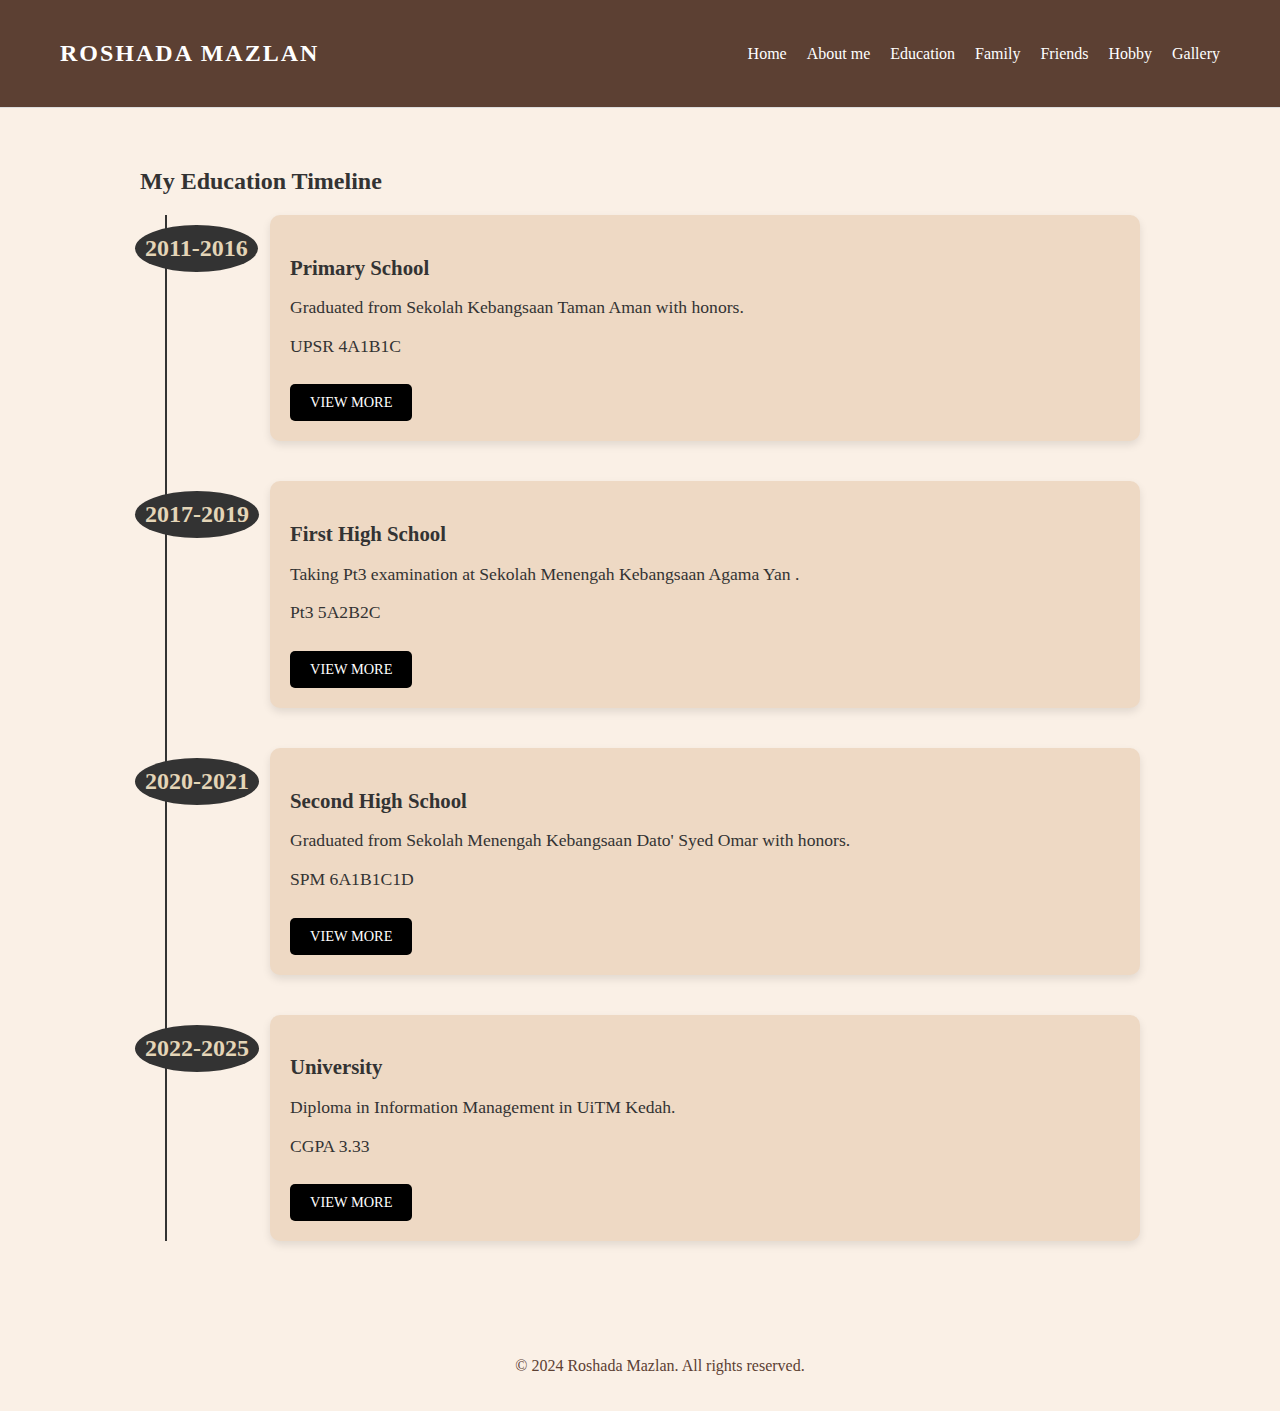
<file: education.html>
<!DOCTYPE html>
<html lang="en">
<head>
    <meta charset="UTF-8">
    <meta name="viewport" content="width=device-width, initial-scale=1.0">
    <title>Education</title>
<link rel="stylesheet" href="education.css">
   
    </style>
</head>
<body>
    <header>
        <div class="logo">Roshada Mazlan</div>
        <nav>
            <ul>
                <li><a href="index.html">Home</a></li>
                <li><a href="aboutme.html">About me</a></li>
                <li><a href="#education">Education</a></li>
                <li><a href="family.html">Family</a></li>
                <li><a href="friends.html">Friends</a></li>
                <li><a href="hobby.html">Hobby</a></li>
                <li><a href="gallery.html">Gallery</a></li>
            </ul>
        </nav>
    </header>

    <section class="timeline-container">
        <h2>My Education Timeline</h2>
        <div class="timeline">
            <!-- First milestone: Primary School Graduation -->
            <div class="timeline-item">
                <div class="year">2011-2016</div>
                <div class="event">
                    <h3>Primary School </h3>
                    <p>Graduated from Sekolah Kebangsaan Taman Aman with honors.</p>
                    <p>UPSR 4A1B1C </P>
                    <a href="https://www.facebook.com/p/Sekolah-Kebangsaan-Taman-AmanAnak-BukitAlor
-Setar-Kedah-100063506353138/?locale=ms_MY" class="btn" target="_blank">View More</a>

                </div>
            </div>

            <!-- Second milestone: High School Graduation -->
            <div class="timeline-item">
                <div class="year">2017-2019</div>
                <div class="event">
                    <h3>First High School</h3>
                    <p>Taking Pt3 examination at Sekolah Menengah Kebangsaan Agama Yan .</p>
                    <p>Pt3 5A2B2C</p>
                   <a href="https://www.facebook.com/smkagamayan/?locale=ms_MY" class="btn" target="_blank">View More</a>
                </div>
            </div>

            <!-- Third milestone: University Graduation -->
            <div class="timeline-item">
                <div class="year">2020-2021</div>
                <div class="event">
                    <h3>Second High School</h3>
                    <p>Graduated from Sekolah Menengah Kebangsaan Dato' Syed Omar with honors.</p>
                    <p>SPM 6A1B1C1D</p>
                    <a href="https://www.facebook.com/smkdso.edu.my/" class="btn" target="_blank">View More</a>
                </div>
            </div>

            <!-- Fourth milestone: Master’s Degree Application -->
            <div class="timeline-item">
                <div class="year">2022-2025</div>
                <div class="event">
                    <h3>University</h3>
                    <p>Diploma in Information Management in UiTM Kedah.</p>
                    <p>CGPA 3.33</p> 
                    <a href="https://kedah.uitm.edu.my/" class="btn" target="_blank">View More</a>
                </div>
            </div>

           
        </div>
    </section>
<footer>
        <p>&copy; 2024 Roshada Mazlan. All rights reserved.</p>
    </footer>
</body>
</html>
</file>
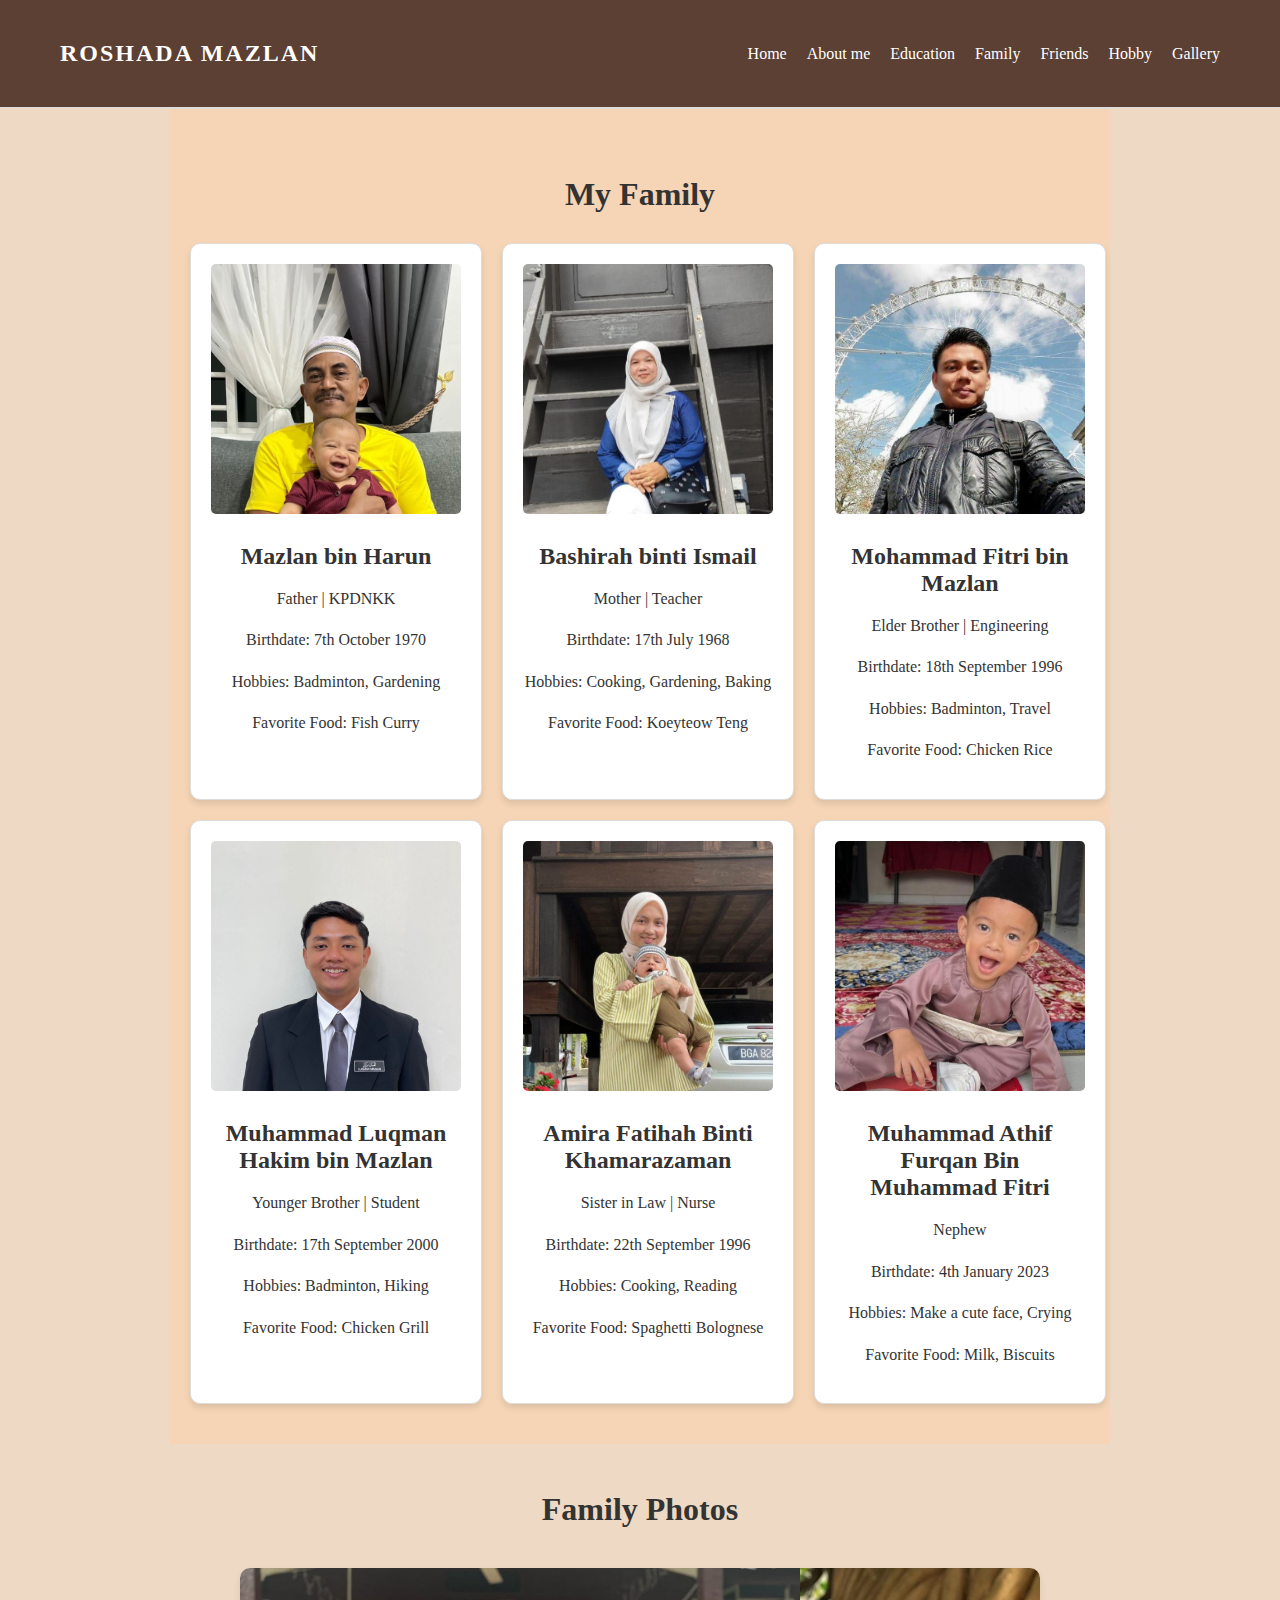
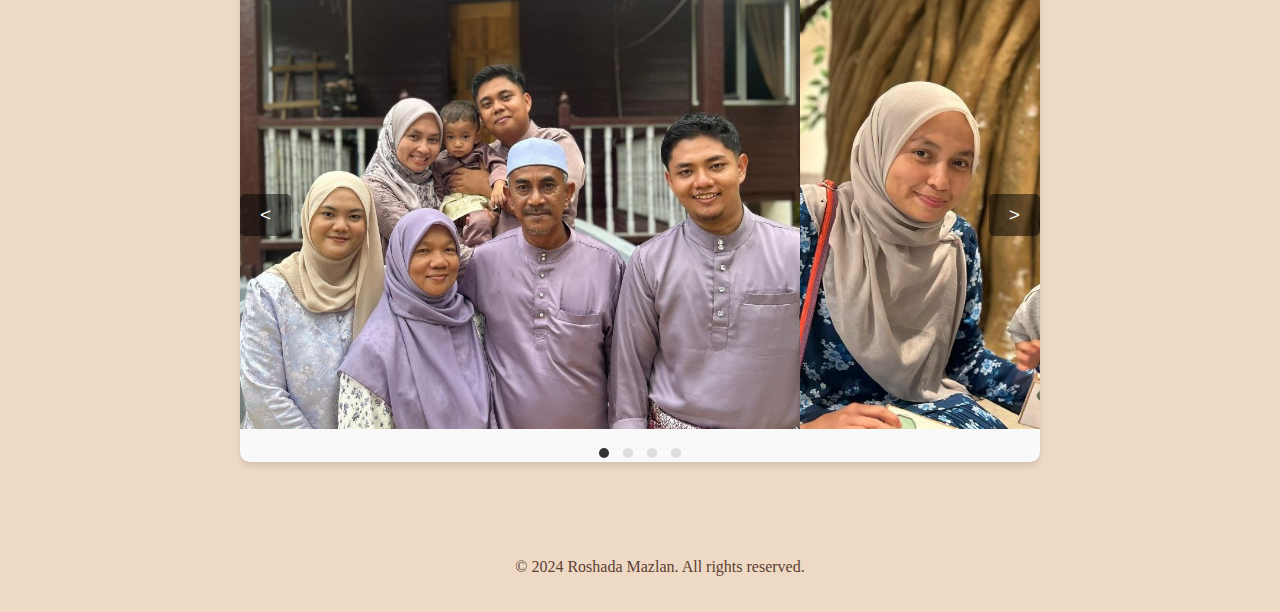
<file: family.html>
<!DOCTYPE html>
<html lang="en">
<head>
    <meta charset="UTF-8">
    <meta name="viewport" content="width=device-width, initial-scale=1.0">
    <title>Family</title>
    <link rel="stylesheet" href="family.css">
   
    </style>
</head>
<body>
    <header>
        <div class="logo">Roshada Mazlan</div>
        <nav>
            <ul>
                <li><a href="index.html">Home</a></li>
                <li><a href="aboutme.html">About me</a></li>
                <li><a href="education.html">Education</a></li>
                <li><a href="#family">Family</a></li>
                <li><a href="friends.html">Friends</a></li>
                <li><a href="hobby.html">Hobby</a></li>
                <li><a href="gallery.html">Gallery</a></li>
            </ul>
        </nav>
    </header>

    <section id="family" class="container">
        <h2>My Family</h2>
        <div class="family-grid">
              <!-- Father Card -->
            <div class="family-card">
                <img src="image/abah.jpg" alt="Abah">
                <h3>Mazlan bin Harun</h3>
                <p>Father | KPDNKK </p>
                <p>Birthdate: 7th October 1970 </p>
                <p>Hobbies: Badminton, Gardening</p>
                <p>Favorite Food: Fish Curry</p>
            </div>

            <!-- Mother Card -->
            <div class="family-card">
                <img src="image/mama.jpg" alt="Mother">
                <h3>Bashirah binti Ismail</h3>
                <p>Mother | Teacher</p>
                <p>Birthdate: 17th July 1968 </p>
                <p>Hobbies: Cooking, Gardening, Baking</p>
                <p>Favorite Food: Koeyteow Teng</p>
            </div>
           
            <!-- Elder Brother Card -->
            <div class="family-card">
                <img src="image/chaq.jpg" alt="Elder Brother">
                <h3>Mohammad Fitri bin Mazlan</h3>
                <p>Elder Brother | Engineering</p>
                <p>Birthdate: 18th September 1996 </p>
                <p>Hobbies: Badminton, Travel</p>
                <p>Favorite Food: Chicken Rice</p>
            </div>

            <!-- Younger Brother Card -->
            <div class="family-card">
                <img src="image/luqman.jpg" alt="Younger Brother">
                <h3>Muhammad Luqman Hakim bin Mazlan</h3>
                <p>Younger Brother | Student</p>
                <p>Birthdate: 17th September 2000 </p>
                <p>Hobbies: Badminton, Hiking</p>
                <p>Favorite Food: Chicken Grill</p>
            </div>

            <!-- Elder Sister Card -->
            <div class="family-card">
                <img src="image/kak.jpg" alt="Elder Sister">
                <h3>Amira Fatihah Binti Khamarazaman</h3>
                <p>Sister in Law | Nurse</p>
                <p>Birthdate: 22th September 1996</p>
                <p>Hobbies: Cooking, Reading</p>
                <p>Favorite Food: Spaghetti Bolognese</p>
            </div>

            <!-- Younger Nephew Card -->
            <div class="family-card">
                <img src="image/athif.jpg" alt="Younger Nephew">
                <h3>Muhammad Athif Furqan Bin Muhammad Fitri</h3>
                <p>Nephew</p>
                <p>Birthdate: 4th January 2023</p>
                <p>Hobbies: Make a cute face, Crying</p>
                <p>Favorite Food: Milk, Biscuits</p>
            </div>
        </div>
    </section>
        </div>
    </section>

    <section class="gallery container">
        <h2>Family Photos</h2>
        <div class="slider">
            <div class="slides">
                <img src="image/family 1.jpg" alt="Family Photo 1">
                <img src="image/family 2.jpg" alt="Family Photo 2">
                <img src="image/family 3.jpg" alt="Family Photo 3">
                <img src="image/family 4.jpg" alt="Family Photo 4">
            </div>
            <div class="slider-buttons">
                <button id="prev">&lt;</button>
                <button id="next">&gt;</button>
            </div>
            <div class="dots">
                <span class="dot active"></span>
                <span class="dot"></span>
                <span class="dot"></span>
                <span class="dot"></span>
            </div>
        </div>
    </section>

    <script>
        const slides = document.querySelector('.slides');
        const slideImages = document.querySelectorAll('.slides img');
        const prevButton = document.getElementById('prev');
        const nextButton = document.getElementById('next');
        const dots = document.querySelectorAll('.dot');

        let currentIndex = 0;

        function updateSlider(index) {
            const width = slideImages[0].clientWidth;
            slides.style.transform = `translateX(${-index * width}px)`;
            dots.forEach(dot => dot.classList.remove('active'));
            dots[index].classList.add('active');
        }

        function showNextSlide() {
            currentIndex = (currentIndex + 1) % slideImages.length;
            updateSlider(currentIndex);
        }

        function showPrevSlide() {
            currentIndex = (currentIndex - 1 + slideImages.length) % slideImages.length;
            updateSlider(currentIndex);
        }

        nextButton.addEventListener('click', showNextSlide);
        prevButton.addEventListener('click', showPrevSlide);

        dots.forEach((dot, index) => {
            dot.addEventListener('click', () => {
                currentIndex = index;
                updateSlider(currentIndex);
            });
        });

        // Auto-slide every 3 seconds
        setInterval(showNextSlide, 5000);
    </script>
<footer>
        <p>&copy; 2024 Roshada Mazlan. All rights reserved.</p>
    </footer>
</body>
</html>
</file>
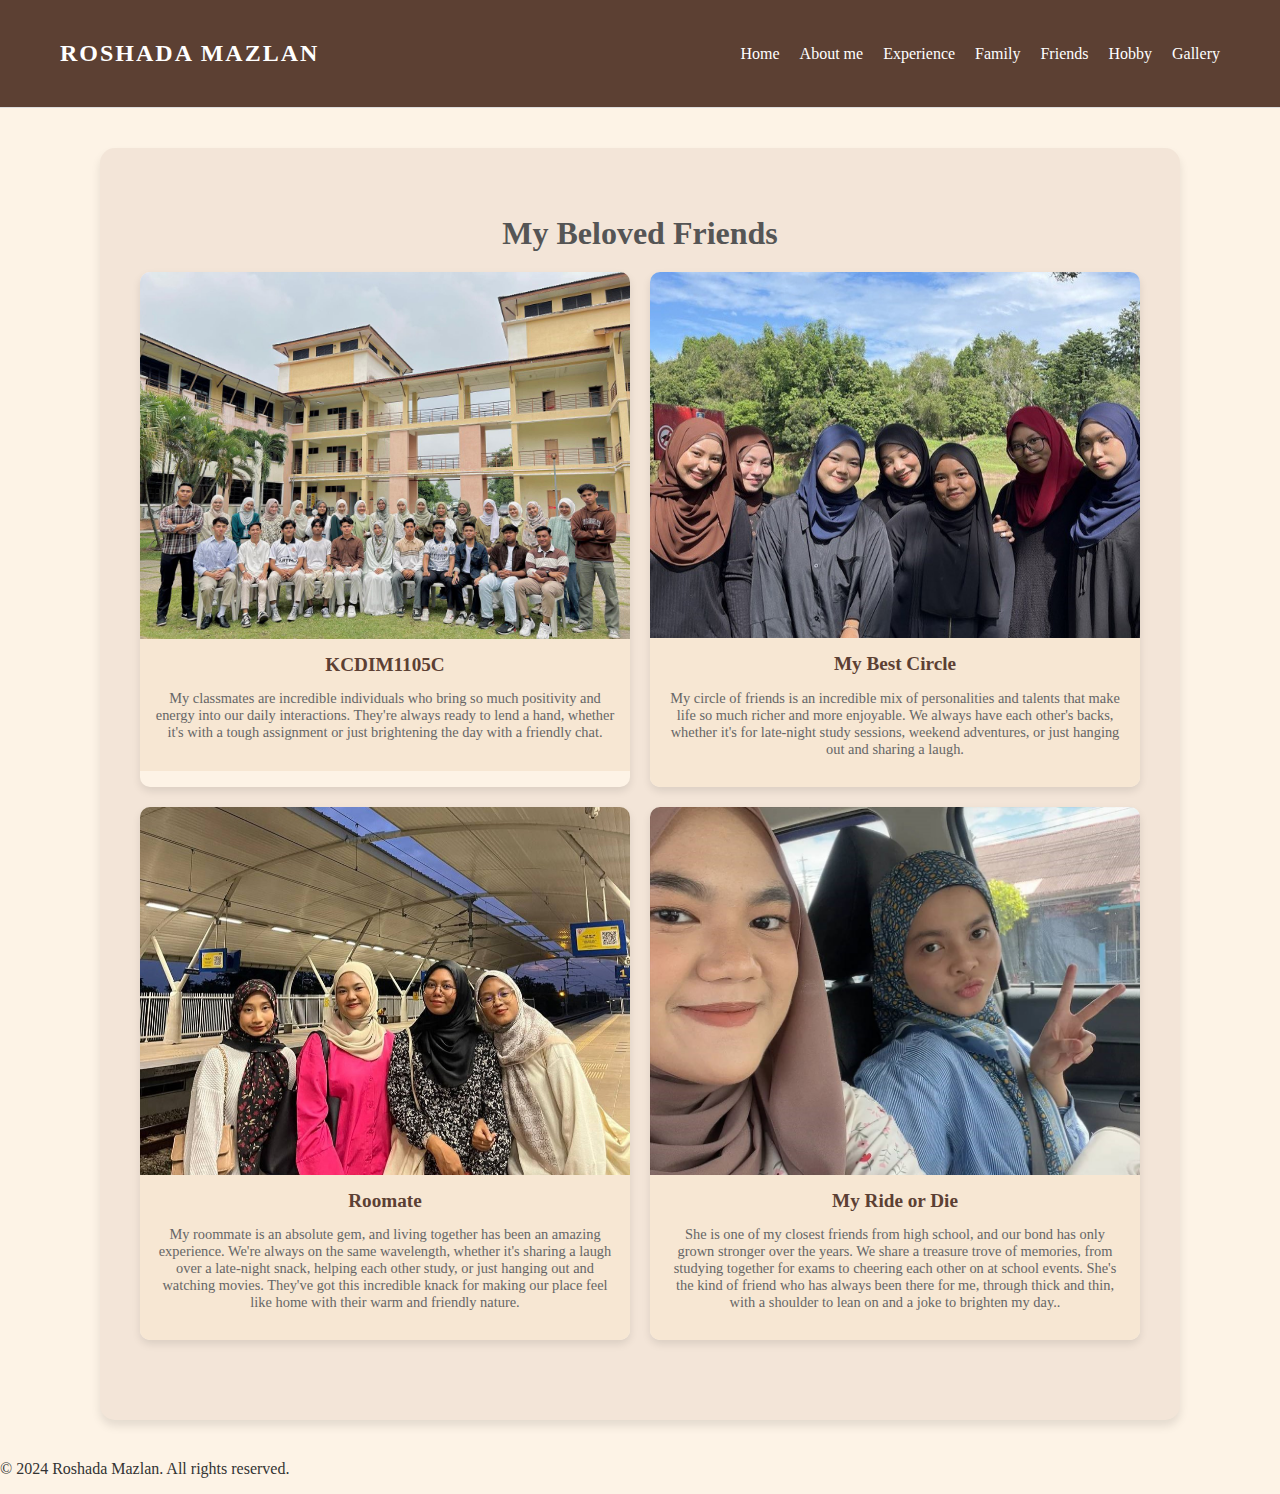
<file: friends.html>
<!DOCTYPE html>
<html lang="en">
<head>
    <meta charset="UTF-8">
    <meta name="viewport" content="width=device-width, initial-scale=1.0">
    <title>Friends</title>
<link rel="stylesheet" href="friends.css">
    
    </style>
</head>
<body>
    <header>
        <div class="logo">Roshada Mazlan</div>
        <nav>
            <ul>
                 <li><a href="index.html">Home</a></li>
                <li><a href="aboutme.html">About me</a></li>
                <li><a href="experience.html">Experience</a></li>
                <li><a href="family.html">Family</a></li>
                <li><a href="#friends">Friends</a></li>
                <li><a href="hobby.html">Hobby</a></li>
                <li><a href="gallery.html">Gallery</a></li>
            </ul>
        </nav>
    </header>

    <section class="friends-section">
        <h2 class="section-title">My Beloved Friends</h2>
        <div class="friends-photos">
            <!-- Photo 1 -->
            <div class="friends-item friends-photo">
                <img src="image/friends 1.jpg" alt="Friend 1">
                <div class="friends-info">
                    <h3>KCDIM1105C</h3>
                    <p>My classmates are incredible individuals who bring so much positivity and energy into our daily interactions. 
They're always ready to lend a hand, whether it's with a tough assignment or just brightening the day with a friendly chat.</p>
                </div>
            </div>

            <!-- Photo 2 -->
            <div class="friends-item friends-photo">
                <img src="image/friends 2.jpg" alt="Friend 2">
                <div class="friends-info">
                    <h3>My Best Circle</h3>
                    <p>My circle of friends is an incredible mix of personalities and talents that make life so much richer and more enjoyable. 
We always have each other's backs, whether it's for late-night study sessions, weekend adventures, or just hanging out and sharing a laugh.</p>
                </div>
            </div>


         <!-- Photo 3 -->
            <div class="friends-item friends-photo">
                <img src="image/friends 3.jpg" alt="Friend 3">
                <div class="friends-info">
                    <h3>Roomate</h3>
                    <p>My roommate is an absolute gem, and living together has been an amazing experience. 
We're always on the same wavelength, whether it's sharing a laugh over a late-night snack, helping each other study, or just hanging out and watching movies.
 They've got this incredible knack for making our place feel like home with their warm and friendly nature.</p>
                </div>
            </div>

            <!-- Photo 4 -->
            <div class="friends-item friends-photo">
                <img src="image/friends 4.jpg" alt="Friend 4">
                <div class="friends-info">
                    <h3>My Ride or Die</h3>
                    <p>She is one of my closest friends from high school, and our bond has only grown stronger over the years. 
We share a treasure trove of memories, from studying together for exams to cheering each other on at school events. She's the kind of friend who has always been there for me, through thick and thin, with a shoulder to lean on and a joke to brighten my day..</p>
                </div>
            </div>
        
        </div>
    </section>
<footer>
        <p>&copy; 2024 Roshada Mazlan. All rights reserved.</p>
    </footer>
</body>
</html>
</file>
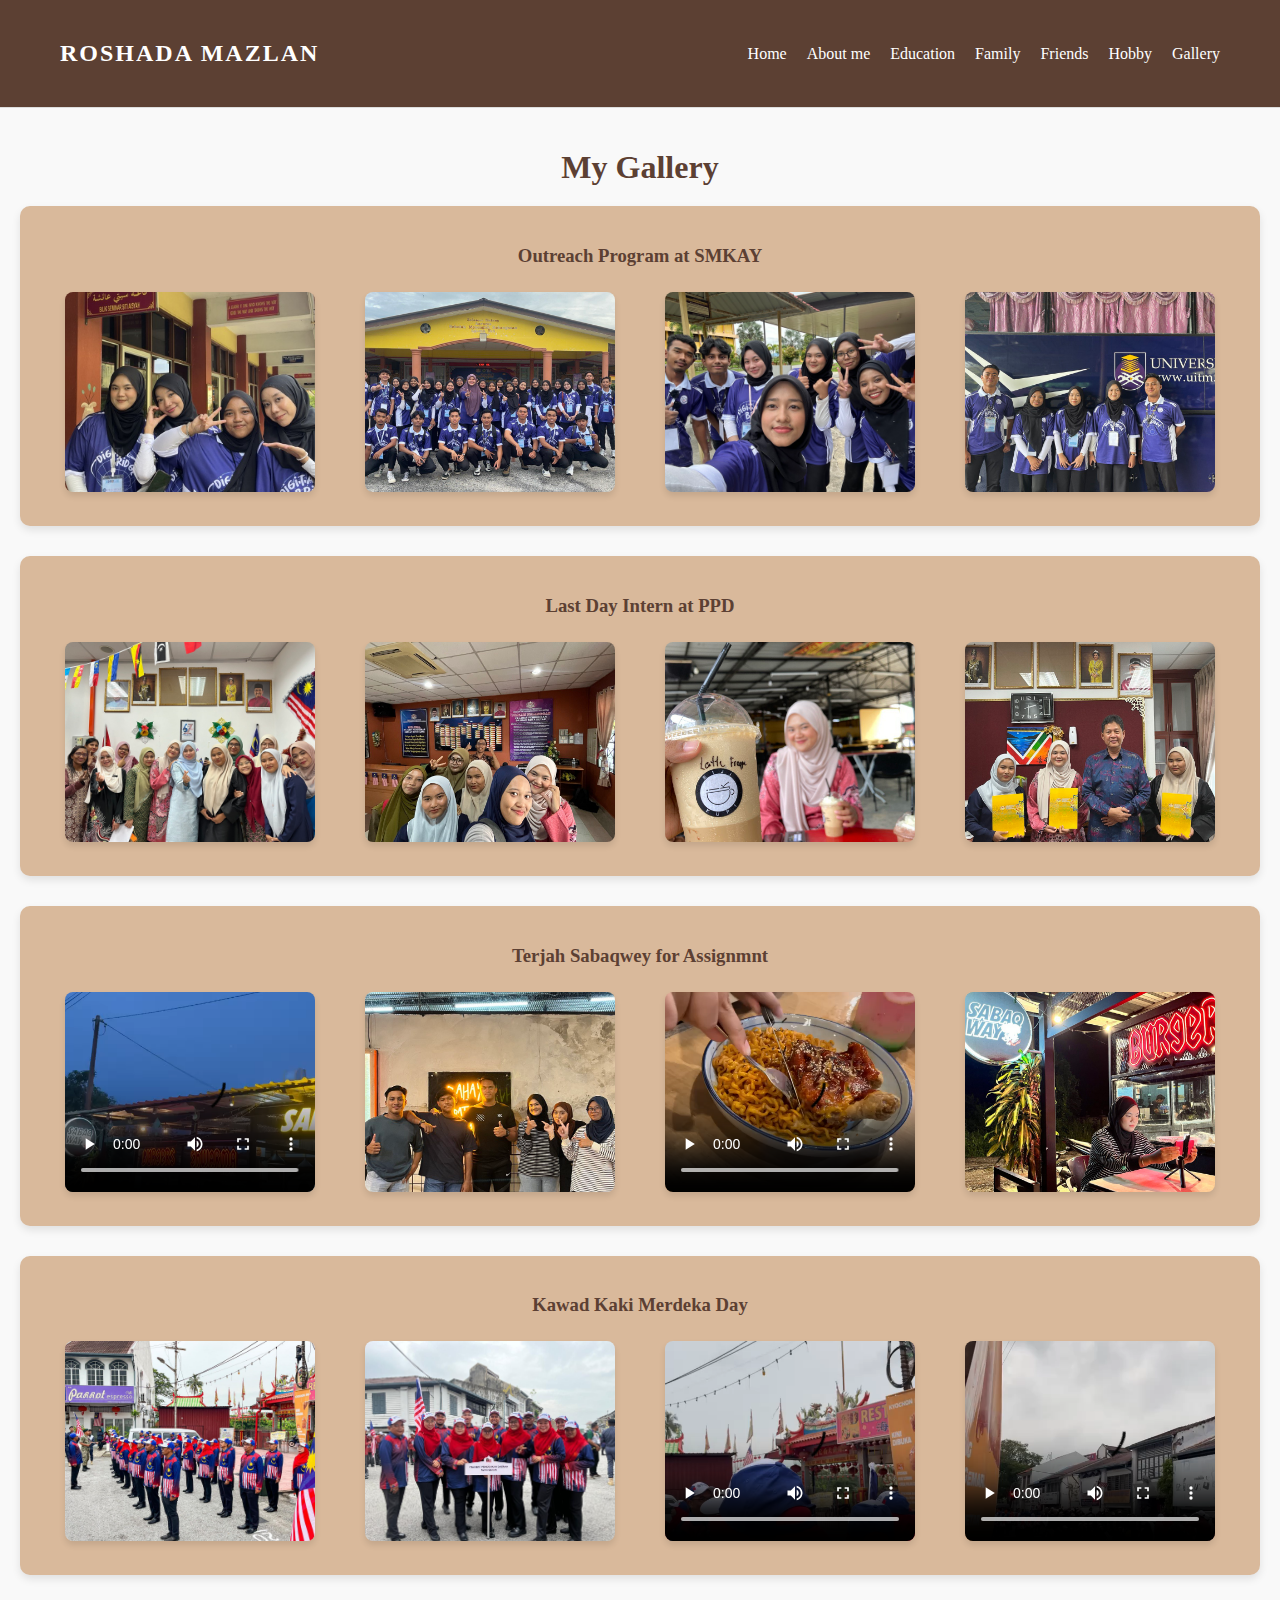
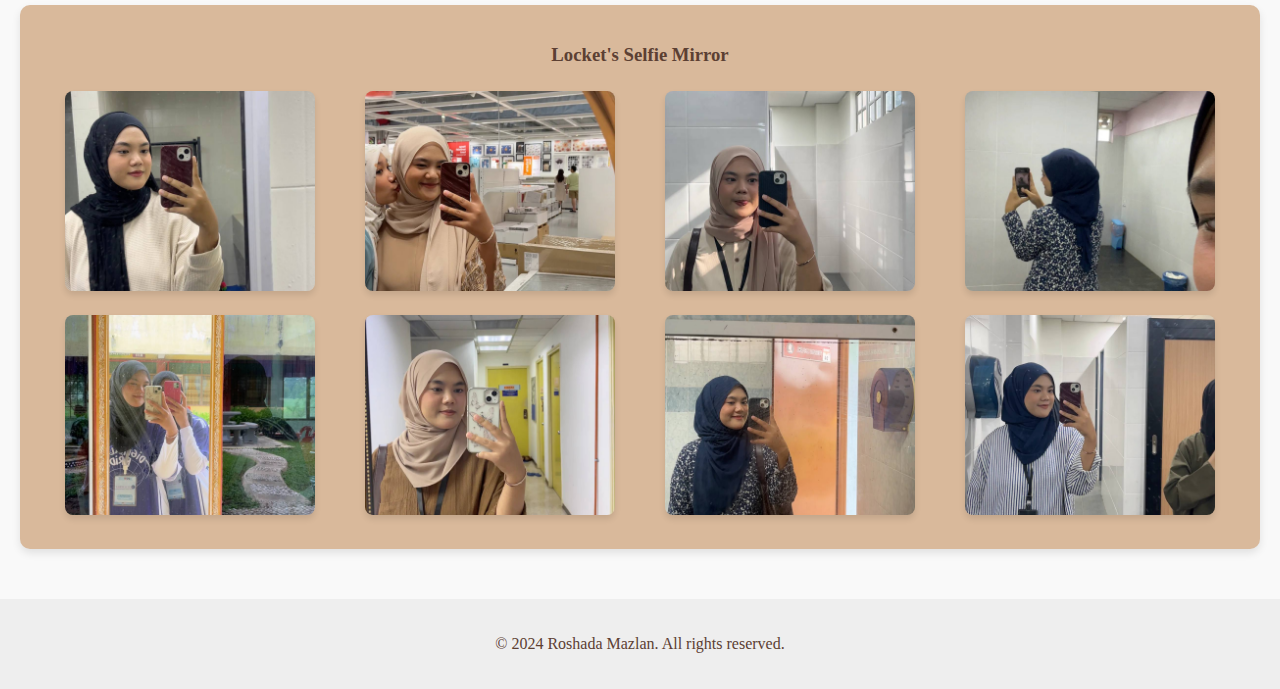
<file: gallery.html>
<!DOCTYPE html>
<html lang="en">
<head>
    <meta charset="UTF-8">
    <meta name="viewport" content="width=device-width, initial-scale=1.0">
    <title>Gallery</title>
    <link rel="stylesheet" href="gallery.css">
  
    
</style>
    </style>
</head>
<body>
    <header>
        <div class="logo">Roshada Mazlan</div>
        <nav>
            <ul>
                <li><a href="index.html">Home</a></li>
                <li><a href="aboutme.html">About me</a></li>
                <li><a href="education.html">Education</a></li>
                <li><a href="family.html">Family</a></li>
                <li><a href="friends.html">Friends</a></li>
                <li><a href="hobby.html">Hobby</a></li>
                <li><a href="#gallery">Gallery</a></li>
            </ul>
        </nav>
    </header>

    <!-- Gallery Section -->
    <section class="gallery-section">
        <h1>My Gallery</h1>

        <div class="container">
            <h3>Outreach Program at SMKAY</h3>
            <div class="item"><img src="image/outreach 1.jpg" alt="Image 1"></div>
            <div class="item"><img src="image/outreach 2.jpg" alt="Image 2"></div>
            <div class="item"><img src="image/outreach 3.jpg" alt="Image 3"></div>
            <div class="item"><img src="image/outreach 5.jpg" alt="Image 5"></div>
            
        </div>

        <div class="container">
            <h3>Last Day Intern at PPD</h3>
            <div class="item"><img src="image/intern.jpg" alt="Image 7"></div>
            <div class="item"><img src="image/intern 1.jpg" alt="Image 4"></div>
            <div class="item"><img src="image/intern 2.jpg" alt="Image 7"></div>
            <div class="item"><img src="image/intern 3.jpg" alt="Image 4"></div>
           
        </div>

        <div class="container">
            <h3>Terjah Sabaqwey for Assignmnt</h3>
            <div class="item"><video src="video/sabaqwey 4.mp4" controls></video></div>
            <div class="item"><img src="image/sabaqwey 1.jpg" alt="Image 4"></div>
            <div class="item"><video src="video/sabaqwey 2.mp4" controls></video></div> 
            <div class="item"><img src="image/sabaqwey 3.jpg" alt="Image 4"></div>
        </div>

        <div class="container">
            <h3>Kawad Kaki Merdeka Day</h3>
            <div class="item"><img src="image/kawad 2.jpg" alt="Image 8"></div>
            <div class="item"><img src="image/kawad 3.jpg" alt="Image 8"></div>
            <div class="item"><video src="video/kawad 4.mp4" controls></video></div>
            <div class="item"><video src="video/kawad 5.mp4" controls></video></div>
            

        </div>

        <div class="container">
            <h3>Locket's Selfie Mirror</h3>
            <div class="item"><img src="image/s 1.jpg" alt="Image 9"></div>
            <div class="item"><img src="image/s 2.jpg" alt="Image 9"></div>
            <div class="item"><img src="image/s 3.jpg" alt="Image 9"></div>
            <div class="item"><img src="image/s 4.jpg" alt="Image 9"></div>
            <div class="item"><img src="image/s 5.jpg" alt="Image 9"></div>
            <div class="item"><img src="image/s 6.jpg" alt="Image 9"></div>
            <div class="item"><img src="image/s 7.jpg" alt="Image 9"></div>
            <div class="item"><img src="image/s 8.jpg" alt="Image 9"></div>
        </div>

        
    </section>

    <footer>
        <p>&copy; 2024 Roshada Mazlan. All rights reserved.</p>
    </footer>
</body>
</html>
</file>
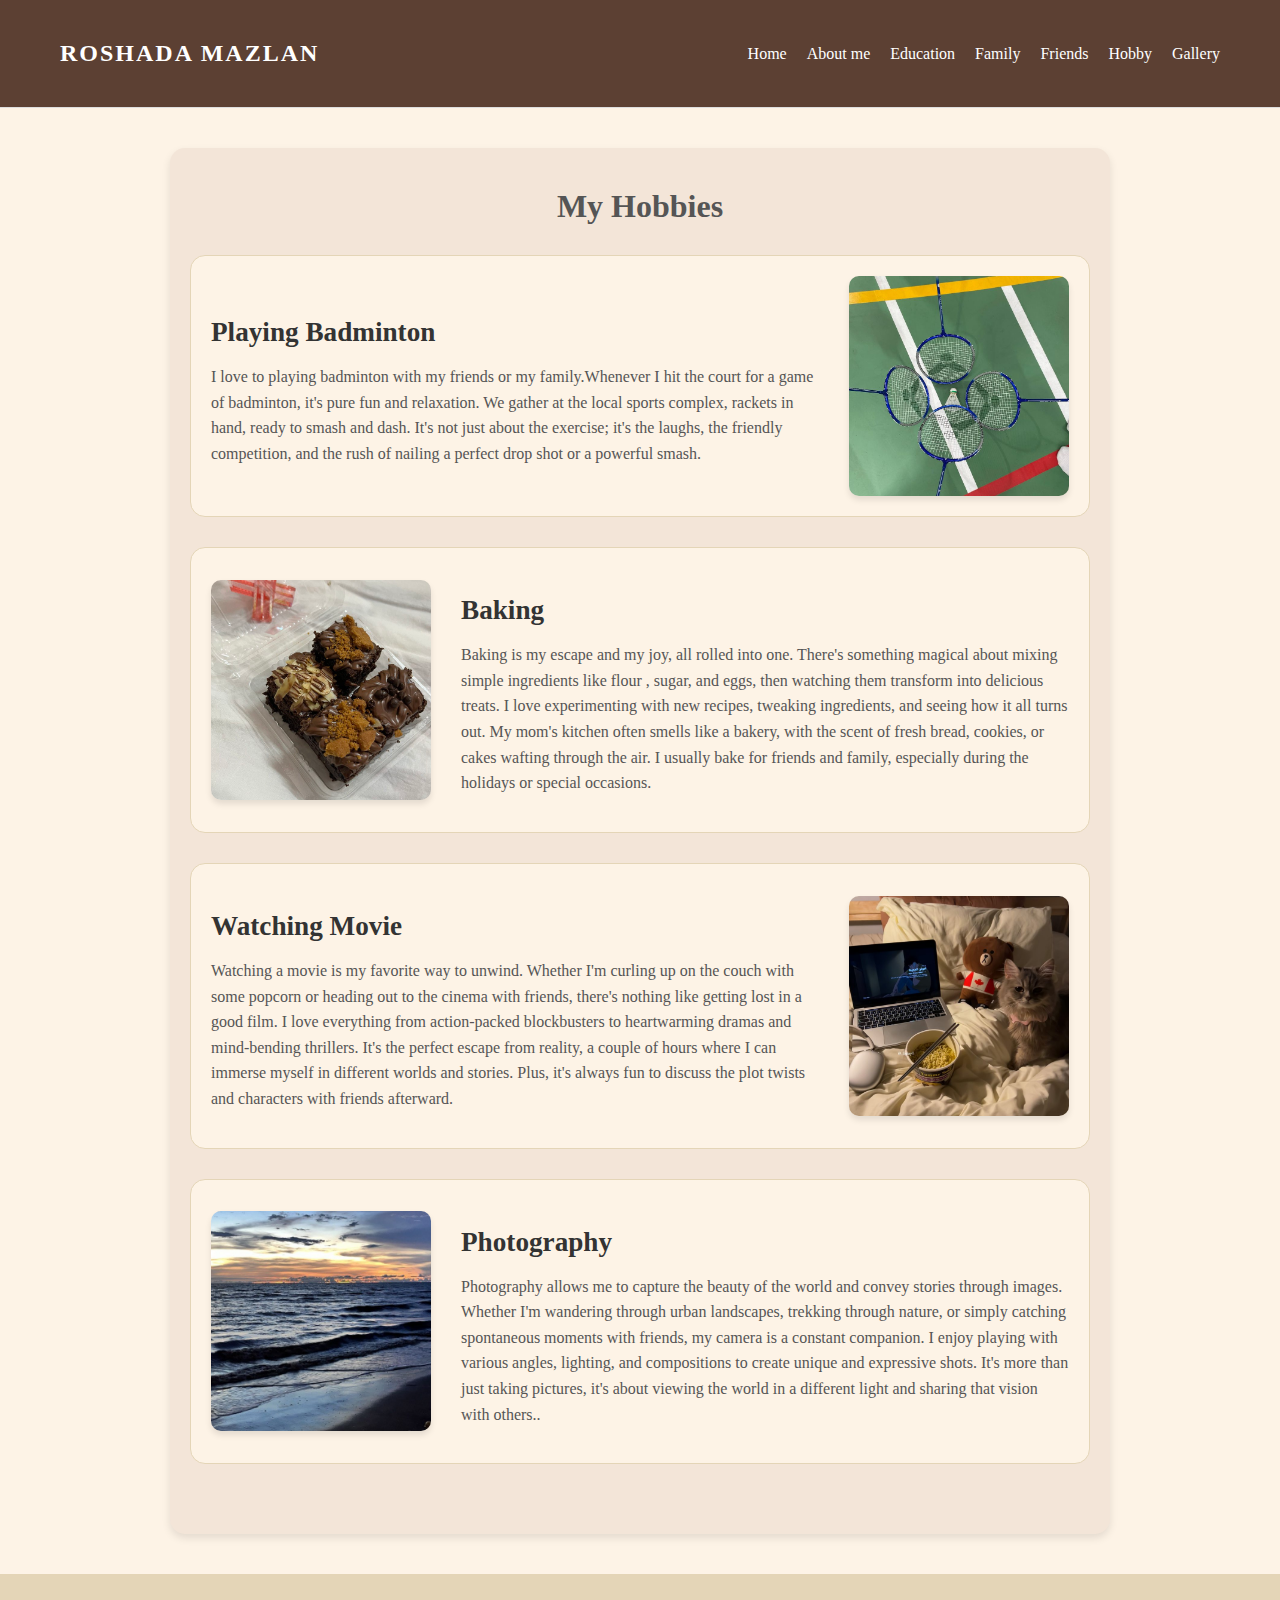
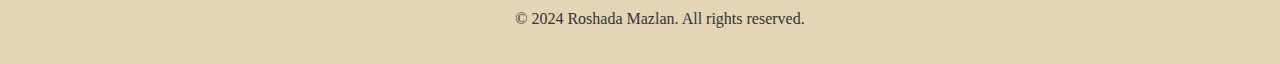
<file: hobby.html>
<!DOCTYPE html>
<html lang="en">
<head>
    <meta charset="UTF-8">
    <meta name="viewport" content="width=device-width, initial-scale=1.0">
    <title>Hobby</title>
    <link rel="stylesheet" href="hobby.css">
        
    </style>
</head>
<body>
    <header>
        <div class="logo">Roshada Mazlan</div>
        <nav>
            <ul>
                <li><a href="index.html">Home</a></li>
                <li><a href="aboutme.html">About me</a></li>
                <li><a href="education.html">Education</a></li>
                <li><a href="family.html">Family</a></li>
                <li><a href="friends.html">Friends</a></li>
                <li><a href="#hobby">Hobby</a></li>
                <li><a href="gallery.html">Gallery</a></li>
            </ul>
        </nav>
    </header>

    <section class="hobby-section">
        <div class="section-title">My Hobbies</div>
        <div class="hobby-item">
            <img src="image/badminton.jpg" alt="Hobby 1">
            <div class="hobby-description">
                <h3>Playing Badminton</h3>
                <p>I love to playing badminton with my friends or my family.Whenever I hit the court for a game of badminton, it's pure fun and relaxation. We gather at the local sports complex, rackets in hand, ready to smash and dash.
 It's not just about the exercise; it's the laughs, the friendly competition, and the rush of nailing a perfect drop shot or a powerful smash.</p>
            </div>
        </div>

        <div class="hobby-item">
            <img src="image/baking.jpg" alt="Hobby 2">
            <div class="hobby-description">
                <h3>Baking</h3>
                <p>Baking is my escape and my joy, all rolled into one. There's something magical about mixing simple ingredients like flour
, sugar, and eggs, then watching them transform into delicious treats. I love experimenting with new recipes, tweaking ingredients, and seeing how it all turns out. My mom's kitchen often smells like a bakery, with the scent of fresh bread, cookies, or cakes wafting through the air.
 I usually bake for friends and family, especially during the holidays or special occasions.</p>
            </div>
        </div>

        <div class="hobby-item">
            <img src="image/watch movie.jpg" alt="Hobby 3">
            <div class="hobby-description">
                <h3>Watching Movie</h3>
                <p>Watching a movie is my favorite way to unwind. Whether I'm curling up on the couch with some popcorn or heading out to the cinema with friends, there's nothing like getting lost in a good film. I love everything from action-packed blockbusters to heartwarming dramas and mind-bending thrillers.
 It's the perfect escape from reality, a couple of hours where I can immerse myself in different worlds and stories. Plus, it's always fun to discuss the plot twists and characters with friends afterward.</p>
            </div>
        </div>

        <div class="hobby-item">
              <img src="image/photography.jpg" alt="Hobby 4">
            <div class="hobby-description">
                <h3>Photography</h3>
                <p>Photography allows me to capture the beauty of the world and convey stories through images. Whether I'm wandering through urban landscapes, trekking through nature, or simply catching spontaneous moments with friends, my camera is a constant companion. I enjoy playing with various angles, lighting, and compositions to create unique and expressive shots. It's more than just taking pictures,
 it's about viewing the world in a different light and sharing that vision with others..</p>
            </div>
        </div>
    </section>
<footer>
        <p>&copy; 2024 Roshada Mazlan. All rights reserved.</p>
    </footer>
</body>
</html>
</file>
<file: education.css>
body {
            margin: 0;
            font-family: didot;
            color: #333;
            background-color:#faf0e6;
        }

        /* Header Styling */
        header {
            display: flex;
            justify-content: space-between;
            align-items: center;
            padding: 40px 60px;
            background-color: #5C4033;
            border-bottom: 1px solid #ddd;
        }

        .logo {
            font-size: 1.5rem;
            font-weight: bold;
            text-transform: uppercase;
            letter-spacing: 2px;
            color: #fff;
        }

        nav ul {
            list-style: none;
            display: flex;
            gap: 20px;
            margin: 0;
            padding: 0;
        }

        nav a {
            text-decoration: none;
            color: #fff;
            font-weight: 500;
        }

        nav a:hover {
            text-decoration: underline;
        }

        .timeline-container {
            padding: 40px;
            max-width: 1000px;
            margin: 0 auto;
        }

        .timeline {
            position: relative;
            padding-left: 50px;
        }

        .timeline::before {
            content: '';
            position: absolute;
            left: 25px;
            top: 0;
            bottom: 0;
            width: 2px;
            background-color: #333;
        }

        .timeline-item {
            position: relative;
            margin-bottom: 40px;
        }

        .timeline-item .year {
            font-size: 1.5rem;
            font-weight: bold;
            color: #e4d5b7;
            background-color: #333;
            padding: 10px;
            border-radius: 50%;
            position: absolute;
            left: -55px;
            top: 10px;
        }

        .timeline-item .event {
            margin-left: 80px;
            padding: 20px;
            background-color: #eed9c4;
            border-radius: 10px;
            box-shadow: 0 4px 8px rgba(0, 0, 0, 0.1);
        }

        .timeline-item .event h3 {
            font-size: 1.3rem;
            margin-bottom: 10px;
        }

        .timeline-item .event p {
            font-size: 1.1rem;
        }

        .timeline-item .event .btn {
            display: inline-block;
            margin-top: 10px;
            padding: 10px 20px;
            background-color: #000;
            color: #fff;
            text-transform: uppercase;
            font-size: 0.9rem;
            text-decoration: none;
            border-radius: 5px;
        }

        .timeline-item .event .btn:hover {
            background-color: #555;
        }
footer {
    text-align: center;
    padding: 20px; 
    color: #5C4033;
    position: relative;
    bottom: 0;
    width: 100%;
}
</file>
<file: family.css>
body {
            margin: 0;
            font-family: didot;
            color: #333;
            background-color: #eed9c4;
        }

        /* Header Styling */
        header {
            display: flex;
            justify-content: space-between;
            align-items: center;
            padding: 40px 60px;
            background-color: #5C4033;
            border-bottom: 1px solid #ddd;
        }

         .logo {
            font-size: 1.5rem;
            font-weight: bold;
            text-transform: uppercase;
            letter-spacing: 2px;
            color: #fff;
        }

        nav ul {
            list-style: none;
            display: flex;
            gap: 20px;
            margin: 0;
            padding: 0;
        }

        nav a {
            text-decoration: none;
            color: #fff;
            font-weight: 500;
        }

        nav a:hover {
            text-decoration: underline;
        }

        .container {
            max-width: 900px;
            margin: auto;
            padding: 20px;
            
        }

        section {
            padding: 20px 0;
        }

       

        #family h2 {
            text-align: center;
            margin-bottom: 30px;
            font-size: 2rem;
        }

        .family-grid {
            display: grid;
            grid-template-columns: repeat(3, 1fr);
            gap: 20px;
        }

       #family {
    background-color: #f5d5b5; /* Light peach background color */
    padding: 40px 20px;
    border-top: 1px solid #ddd;
}

.family-card {
    background-color: #ffffff; /* White for family card */
    border: 1px solid #ddd;
    border-radius: 10px;
    padding: 20px;
    text-align: center;
    box-shadow: 0 4px 6px rgba(0, 0, 0, 0.1);
}

        .family-card h3 {
            text-align: center;
            margin: 10px 0;
            font-size: 1.5rem;
        }

        .family-card p {
            font-size: 1rem;
            line-height: 1.6;
        }

        .family-card img {
            width: 250px;
            height: 250px;
            object-fit: cover;
            margin-bottom: 15px;
            border-radius: 5px;
        }
	.gallery h2 {
   	    margin-bottom: 30px;
            font-size: 2rem;
            text-align: center; 
        }

        @media (max-width: 768px) {
            .family-grid {
                grid-template-columns: repeat(2, 1fr);
            }
        }

        @media (max-width: 480px) {
            .family-grid {
                grid-template-columns: 1fr;
            }
        }

        /* Slider Styling */
        .slider {
            position: relative;
            width: 100%;
            max-width: 800px;
            margin: 40px auto;
            overflow: hidden;
            background-color: #f9f9f9;
            border-radius: 10px;
            box-shadow: 0 4px 6px rgba(0, 0, 0, 0.1);
        }

        .slides {
            display: flex;
            transition: transform 0.5s ease-in-out;
        }

        .slides img {
            width: 70%;
            display: block;
        }

        .slider-buttons {
            position: absolute;
            top: 50%;
            width: 100%;
            display: flex;
            justify-content: space-between;
            transform: translateY(-50%);
            z-index: 1000;
        }

        .slider-buttons button {
            background-color: rgba(0, 0, 0, 0.5);
            color: white;
            border: none;
            padding: 10px 20px;
            cursor: pointer;
            font-size: 1.2rem;
            border-radius: 5px;
        }

        .slider-buttons button:hover {
            background-color: rgba(0, 0, 0, 0.8);
        }

        .dots {
            text-align: center;
            margin-top: 15px;
        }

        .dots span {
            display: inline-block;
            height: 10px;
            width: 10px;
            margin: 0 5px;
            background-color: #ddd;
            border-radius: 50%;
            cursor: pointer;
        }
footer {
    text-align: center;
    padding: 20px; 
    color: #5C4033;
    position: relative;
    bottom: 0;
    width: 100%;
}
        .dots .active {
            background-color: #333;
        }
</file>
<file: friends.css>
body {
    margin: 0;
    font-family: didot;
    color: #333;
    background-color: #fdf3e6; /* Light beige background */
}

/* Header Styling */
header {
    display: flex;
    justify-content: space-between;
    align-items: center;
    padding: 40px 60px;
    background-color: #5C4033; /* Dark brown for header */
    border-bottom: 1px solid #ddd;
}

.logo {
    font-size: 1.5rem;
    font-weight: bold;
    text-transform: uppercase;
    letter-spacing: 2px;
    color: #fff;
}

nav ul {
    list-style: none;
    display: flex;
    gap: 20px;
    margin: 0;
    padding: 0;
}

nav a {
    text-decoration: none;
    color: #fff;
    font-weight: 500;
}

nav a:hover {
    text-decoration: underline;
}

/* Friends Section */
.friends-section {
    padding: 40px;
    background-color: #f3e5d8; /* Soft beige container */
    border-radius: 15px;
    max-width: 1000px;
    margin: 40px auto; /* Center container */
    box-shadow: 0 6px 10px rgba(0, 0, 0, 0.1);
}

/* Section Title */
.section-title {
    text-align: center;
    margin-bottom: 20px;
    font-size: 2rem;
    color: #5C4033; /* Dark brown for contrast */
}

/* Friends Grid Layout */
.friends-photos,
.friends-videos {
    display: grid;
    gap: 20px;
}

.friends-photos {
    grid-template-columns: repeat(2, 1fr);
    margin-bottom: 40px;
}

.friends-videos {
    grid-template-columns: repeat(3, 1fr);
}

.friends-item {
    background-color: #fdf3e6; /* Light beige for card */
    border-radius: 10px;
    box-shadow: 0 4px 8px rgba(0, 0, 0, 0.1);
    overflow: hidden;
    transition: transform 0.3s;
}

.friends-item:hover {
    transform: scale(1.05);
}

.friends-photo img,
.friends-video video {
    width: 100%;
    height: auto;
    display: block;
}

.friends-info {
    padding: 15px;
    text-align: center;
    background-color: #f7e7d3; /* Slightly darker beige for card footer */
}

.friends-info h3 {
    margin: 0;
    font-size: 1.2rem;
    color: #5C4033; /* Dark brown text */
}

.friends-info p {
    font-size: 0.9rem;
    color: #666;
}


        .section-title {
            text-align: center;
            margin-bottom: 20px;
            font-size: 2rem;
            color: #555;
        }
</file>
<file: gallery.css>
body {
            margin: 0;
            font-family: didot;
            color: #333;
            background-color:#faf0e6;
        }

        /* Header Styling */
        header {
            display: flex;
            justify-content: space-between;
            align-items: center;
            padding: 40px 60px;
            background-color: #5C4033;
            border-bottom: 1px solid #ddd;
        }


    .logo {
        font-size: 1.5rem;
        font-weight: bold;
        text-transform: uppercase;
        letter-spacing: 2px;
        color: #fff;
    }

    nav ul {
        list-style: none;
        display: flex;
        gap: 20px;
        margin: 0;
        padding: 0;
    }

    nav a {
        text-decoration: none;
        color: #fff;
        font-weight: 500;
    }

    nav a:hover {
        text-decoration: underline;
    }

    /* Gallery Section */
    .gallery-section {
        padding: 20px;
        background-color: #f9f9f9;
    }

    .gallery-section h1 {
        text-align: center;
        margin-bottom: 20px;
        color: #5C4033;
    }

    .container {
        display: flex;
        flex-wrap: wrap;
        justify-content: space-between;
        margin-bottom: 30px;
        padding: 20px;
        background-color:#d9b99b;
        box-shadow: 0 4px 8px rgba(0, 0, 0, 0.1);
        border-radius: 10px;
    }

    .container h3 {
        width: 100%;
        text-align: center;
        margin-bottom: 15px;
        color: #5C4033;
    }

    .item {
        flex: 1 1 calc(25% - 20px); /* Each item takes 25% width with spacing */
        margin: 10px;
        text-align: center;
    }

    .item img, .item video {
        width: 250px; /* Fixed width */
        height: 200px; /* Fixed height */
        object-fit: cover; /* Ensures images and videos maintain aspect ratio */
        border-radius: 8px;
        box-shadow: 0 4px 6px rgba(0, 0, 0, 0.1);
    }

    footer {
        text-align: center;
        padding: 20px;
        color: #5C4033;
        background-color: #eee;
    }
</file>
<file: hobby.css>
body {
    margin: 0;
    font-family: didot;
    color: #333;
    background-color: #fdf3e6; /* Light beige background */
}

/* Header Styling */
header {
    display: flex;
    justify-content: space-between;
    align-items: center;
    padding: 40px 60px;
    background-color: #5C4033; /* Light beige background */ /* Light beige for header */
    border-bottom: 1px solid #ddd;
}

.logo {
    font-size: 1.5rem;
    font-weight: bold;
    text-transform: uppercase;
    letter-spacing: 2px;
    color: #fff;
}

nav ul {
    list-style: none;
    display: flex;
    gap: 20px;
    margin: 0;
    padding: 0;
}

nav a {
    text-decoration: none;
    color: #fff;
    font-weight: 500;
}

nav a:hover {
    text-decoration: underline;
}

/* Hobby Section */
.hobby-section {
    padding: 40px 20px;
    max-width: 900px;
    margin: 40px auto;
    background-color: #f3e5d8; /* Lighter beige for container */
    border-radius: 15px;
    box-shadow: 0 4px 8px rgba(0, 0, 0, 0.1);
}

.section-title {
    text-align: center;
    font-size: 2rem;
    margin-bottom: 30px;
    font-weight: bold;
    color: #555; /* Slightly darker beige text */
}

/* Hobby Item Styling */
.hobby-item {
    display: flex;
    align-items: center;
    margin-bottom: 30px;
    gap: 30px;
    border: 1px solid #e4d5b7; /* Light beige border */
    padding: 20px;
    border-radius: 15px;
    background-color: #fdf3e6;; /* Beige for card background */
}

.hobby-item:nth-child(2n) {
    flex-direction: row-reverse;
}

.hobby-item img {
    width: 220px; /* Larger image size */
    height: 220px;
    object-fit: cover;
    border-radius: 10px;
    box-shadow: 0 4px 6px rgba(0, 0, 0, 0.1);
}

.hobby-description {
    flex: 1;
}

.hobby-description h3 {
    font-size: 1.7rem;
    margin-bottom: 10px;
    color: #333; /* Darker beige text */
}

.hobby-description p {
    font-size: 1rem;
    line-height: 1.6;
    color: #555; /* Slightly muted text */
}

/* Footer */
footer {
    text-align: center;
    padding: 20px;
    color: #333;
    background-color: #e4d5b7; /* Light beige footer */
    position: relative;
    bottom: 0;
    width: 100%;
}
</file>
